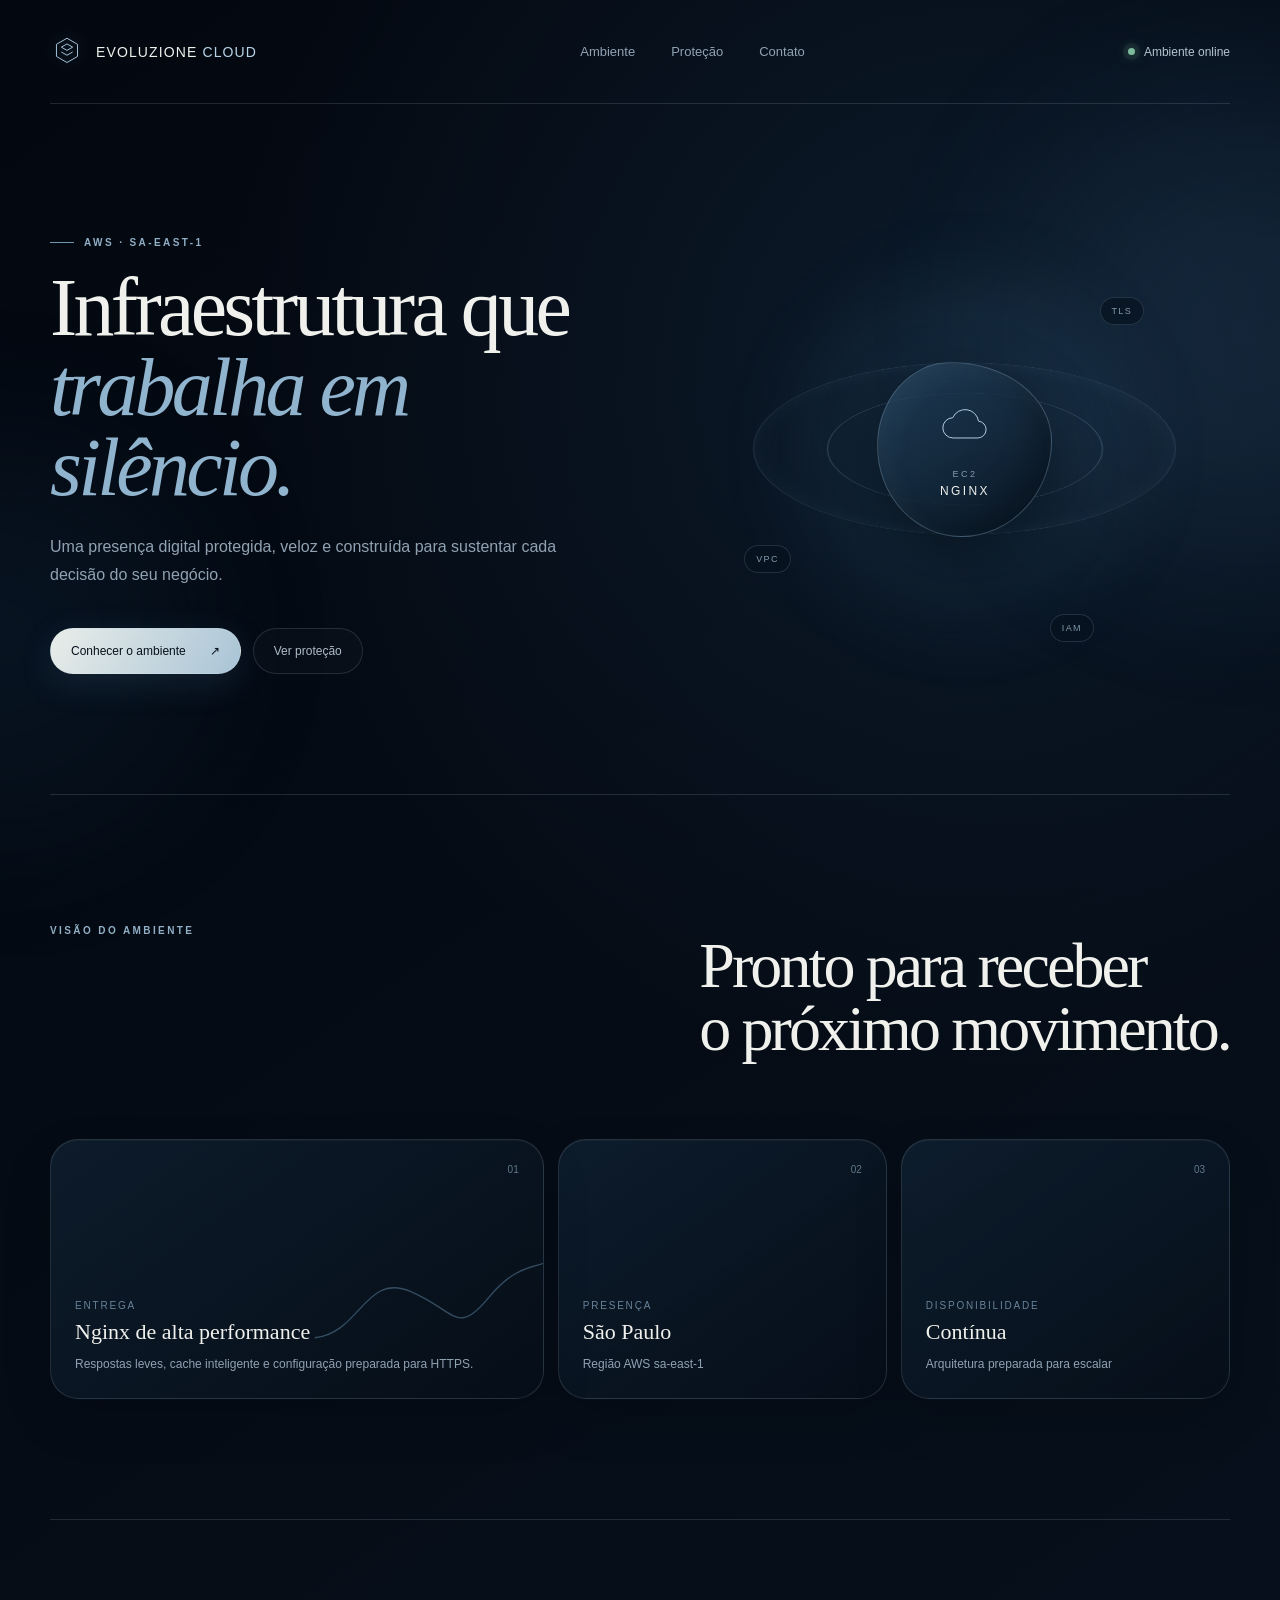
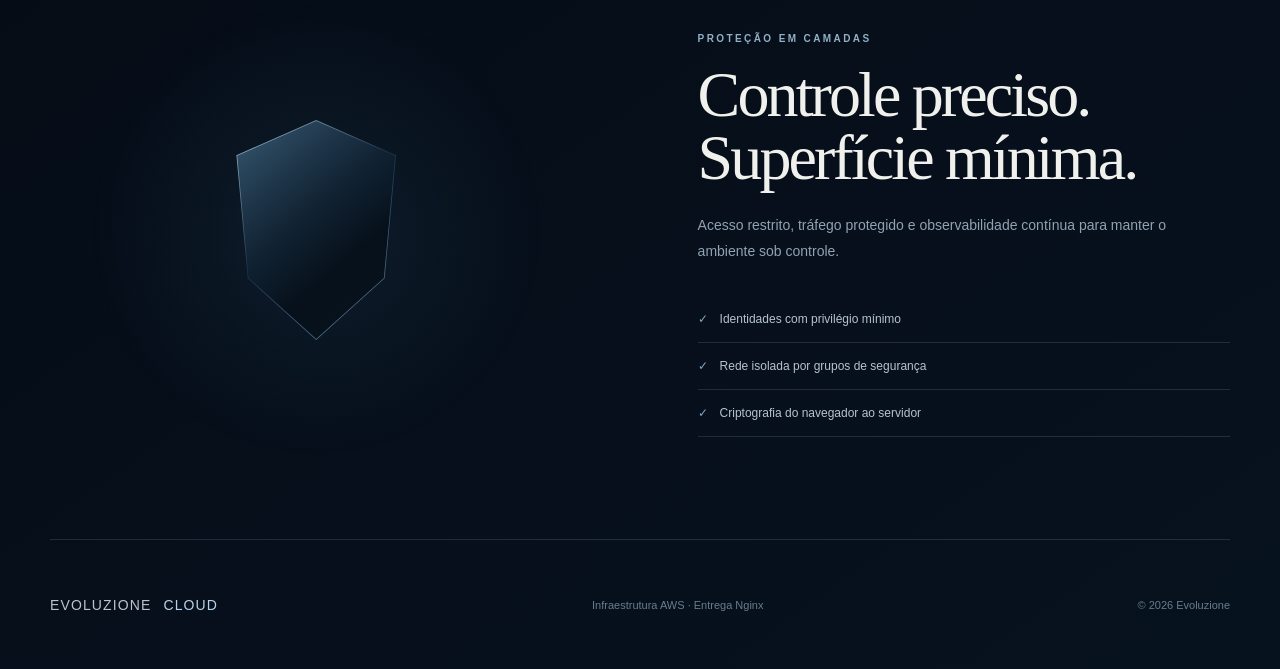
<file: cloud-cyber/nginx/index.html>
<!doctype html>
<html lang="pt-BR">
<head>
  <meta charset="utf-8">
  <meta name="viewport" content="width=device-width, initial-scale=1">
  <meta name="theme-color" content="#07111f">
  <meta name="description" content="Evoluzione Cloud — ambiente AWS protegido e entregue por Nginx.">
  <title>Evoluzione Cloud | AWS</title>
  <link rel="stylesheet" href="styles.css">
</head>
<body>
  <div class="ambient ambient--one" aria-hidden="true"></div>
  <div class="ambient ambient--two" aria-hidden="true"></div>

  <header class="topbar">
    <a class="brand" href="#inicio" aria-label="Evoluzione Cloud — início">
      <svg class="brand__mark" viewBox="0 0 42 42" aria-hidden="true">
        <path d="M8 11.5 21 4l13 7.5v15L21 34 8 26.5z"/>
        <path d="m14 15 7-4 7 4-7 4z"/>
        <path d="m14 21 7 4 7-4"/>
      </svg>
      <span>Evoluzione <strong>Cloud</strong></span>
    </a>

    <nav class="nav" aria-label="Navegação principal">
      <a href="#ambiente">Ambiente</a>
      <a href="#protecao">Proteção</a>
      <a href="#contato">Contato</a>
    </nav>

    <div class="status" role="status">
      <span class="status__pulse"></span>
      Ambiente online
    </div>
  </header>

  <main id="inicio">
    <section class="hero">
      <div class="hero__content">
        <p class="eyebrow"><span>AWS · SA-EAST-1</span></p>
        <h1>Infraestrutura que<br><em>trabalha em silêncio.</em></h1>
        <p class="hero__copy">Uma presença digital protegida, veloz e construída para sustentar cada decisão do seu negócio.</p>
        <div class="hero__actions">
          <a class="button button--primary" href="#ambiente">Conhecer o ambiente <span>↗</span></a>
          <a class="button button--quiet" href="#protecao">Ver proteção</a>
        </div>
      </div>

      <div class="cloud-object" aria-label="Representação visual da infraestrutura em nuvem">
        <div class="cloud-object__halo"></div>
        <div class="cloud-object__ring cloud-object__ring--outer"></div>
        <div class="cloud-object__ring cloud-object__ring--inner"></div>
        <div class="cloud-object__core">
          <svg viewBox="0 0 64 64" aria-hidden="true">
            <path d="M18 45h29a10 10 0 0 0 1-19.95A16 16 0 0 0 17.5 21 12 12 0 0 0 18 45Z"/>
          </svg>
          <span>EC2</span>
          <strong>NGINX</strong>
        </div>
        <span class="orbit orbit--one">TLS</span>
        <span class="orbit orbit--two">VPC</span>
        <span class="orbit orbit--three">IAM</span>
      </div>
    </section>

    <section class="environment" id="ambiente">
      <div class="section-heading">
        <p class="eyebrow">VISÃO DO AMBIENTE</p>
        <h2>Pronto para receber<br>o próximo movimento.</h2>
      </div>

      <div class="specs">
        <article class="spec spec--featured">
          <span class="spec__number">01</span>
          <div>
            <p>Entrega</p>
            <h3>Nginx de alta performance</h3>
            <span>Respostas leves, cache inteligente e configuração preparada para HTTPS.</span>
          </div>
          <svg viewBox="0 0 180 80" aria-hidden="true"><path d="M2 65C35 62 39 17 72 31s34 33 57 5 36-20 49-30"/></svg>
        </article>

        <article class="spec">
          <span class="spec__number">02</span>
          <div>
            <p>Presença</p>
            <h3>São Paulo</h3>
            <span>Região AWS sa-east-1</span>
          </div>
        </article>

        <article class="spec">
          <span class="spec__number">03</span>
          <div>
            <p>Disponibilidade</p>
            <h3>Contínua</h3>
            <span>Arquitetura preparada para escalar</span>
          </div>
        </article>
      </div>
    </section>

    <section class="protection" id="protecao">
      <div class="protection__visual" aria-hidden="true">
        <div class="shield"><span></span></div>
      </div>
      <div class="protection__content">
        <p class="eyebrow">PROTEÇÃO EM CAMADAS</p>
        <h2>Controle preciso.<br>Superfície mínima.</h2>
        <p>Acesso restrito, tráfego protegido e observabilidade contínua para manter o ambiente sob controle.</p>
        <div class="protection__items">
          <span>Identidades com privilégio mínimo</span>
          <span>Rede isolada por grupos de segurança</span>
          <span>Criptografia do navegador ao servidor</span>
        </div>
      </div>
    </section>
  </main>

  <footer id="contato">
    <a class="brand brand--footer" href="#inicio">Evoluzione <strong>Cloud</strong></a>
    <p>Infraestrutura AWS · Entrega Nginx</p>
    <p>© <span id="year"></span> Evoluzione</p>
  </footer>

  <script src="script.js"></script>
</body>
</html>
</file>
<file: cloud-cyber/nginx/styles.css>
:root {
  --midnight: #050c16;
  --navy: #081728;
  --blue: #4f83b6;
  --ice: #b8d3e8;
  --pearl: #f0f1ec;
  --muted: #91a2b2;
  --line: rgba(202, 222, 238, .14);
  --glass: rgba(12, 29, 47, .54);
}

* { box-sizing: border-box; }
html { scroll-behavior: smooth; }
body {
  margin: 0;
  overflow-x: hidden;
  color: var(--pearl);
  background:
    radial-gradient(circle at 75% 15%, rgba(43, 88, 128, .2), transparent 34%),
    linear-gradient(145deg, #030810 0%, var(--midnight) 48%, #07121f 100%);
  font-family: Inter, "Segoe UI", Helvetica, Arial, sans-serif;
  -webkit-font-smoothing: antialiased;
}

a { color: inherit; text-decoration: none; }
.ambient { position: fixed; z-index: -1; border-radius: 50%; filter: blur(90px); opacity: .16; pointer-events: none; }
.ambient--one { width: 28rem; height: 28rem; top: 12%; right: -12rem; background: #477cae; }
.ambient--two { width: 22rem; height: 22rem; bottom: 10%; left: -11rem; background: #234e76; }

.topbar, main, footer { width: min(1180px, calc(100% - 48px)); margin-inline: auto; }
.topbar { height: 104px; display: flex; align-items: center; justify-content: space-between; border-bottom: 1px solid var(--line); }
.brand { display: inline-flex; align-items: center; gap: 12px; font-size: 14px; letter-spacing: .08em; text-transform: uppercase; }
.brand strong { color: var(--ice); font-weight: 500; }
.brand__mark { width: 34px; fill: none; stroke: #a9c7dc; stroke-width: 1.2; filter: drop-shadow(0 0 8px rgba(124, 178, 217, .4)); }
.nav { display: flex; gap: 36px; color: var(--muted); font-size: 13px; }
.nav a { transition: color .35s ease; }
.nav a:hover { color: var(--pearl); }
.status { display: flex; align-items: center; gap: 9px; color: #b5c5cf; font-size: 12px; }
.status__pulse { width: 7px; height: 7px; border-radius: 50%; background: #7dbb9d; box-shadow: 0 0 0 5px rgba(125, 187, 157, .08), 0 0 12px rgba(125, 187, 157, .6); }

.hero { min-height: 690px; display: grid; grid-template-columns: 1.05fr .95fr; align-items: center; gap: 5vw; }
.eyebrow { color: #91afc5; font-size: 10px; font-weight: 600; letter-spacing: .24em; }
.eyebrow span { display: inline-flex; align-items: center; gap: 10px; }
.eyebrow span::before { content: ""; width: 24px; height: 1px; background: #7296b2; }
h1, h2 { margin: 20px 0 24px; font-family: Georgia, "Times New Roman", serif; font-weight: 400; letter-spacing: -.045em; line-height: .98; }
h1 { font-size: clamp(3.5rem, 6.4vw, 6.2rem); }
h1 em { color: #91b4ce; font-weight: 400; }
.hero__copy { max-width: 510px; color: var(--muted); font-size: 16px; line-height: 1.8; }
.hero__actions { display: flex; gap: 12px; margin-top: 38px; }
.button { display: inline-flex; align-items: center; gap: 24px; padding: 15px 20px; border: 1px solid var(--line); border-radius: 99px; font-size: 12px; transition: transform .35s ease, background .35s ease, border-color .35s ease; }
.button:hover { transform: translateY(-2px); border-color: rgba(190, 218, 239, .35); }
.button--primary { color: #07111c; background: linear-gradient(120deg, #e9ede9, #a9c4d6); box-shadow: 0 10px 34px rgba(88, 138, 177, .16); }
.button--quiet { color: #aebdca; background: rgba(255, 255, 255, .02); }

.cloud-object { position: relative; justify-self: center; width: min(40vw, 460px); aspect-ratio: 1; display: grid; place-items: center; }
.cloud-object__halo { position: absolute; inset: 18%; border-radius: 50%; background: rgba(63, 115, 158, .12); filter: blur(26px); box-shadow: 0 0 80px rgba(93, 148, 190, .18); }
.cloud-object__ring { position: absolute; border: 1px solid rgba(160, 199, 227, .16); border-radius: 50%; transform: rotateX(66deg) rotateZ(-12deg); }
.cloud-object__ring--outer { inset: 4%; box-shadow: inset 0 0 30px rgba(111, 162, 198, .08); animation: breathe 8s ease-in-out infinite; }
.cloud-object__ring--inner { inset: 20%; border-color: rgba(185, 216, 236, .24); }
.cloud-object__core { position: relative; width: 175px; aspect-ratio: 1; display: flex; flex-direction: column; align-items: center; justify-content: center; border: 1px solid rgba(192, 219, 238, .23); border-radius: 42% 58% 52% 48% / 48% 45% 55% 52%; background: linear-gradient(145deg, rgba(37, 69, 96, .72), rgba(8, 21, 35, .88)); box-shadow: inset 12px 10px 24px rgba(184, 218, 240, .05), inset -15px -15px 30px rgba(0,0,0,.24), 0 28px 70px rgba(0,0,0,.32); animation: float 7s ease-in-out infinite; }
.cloud-object__core svg { width: 54px; fill: none; stroke: #b5d1e4; stroke-width: 1.15; }
.cloud-object__core span { margin-top: 15px; color: #829eb3; font-size: 9px; letter-spacing: .28em; }
.cloud-object__core strong { margin-top: 5px; font-size: 12px; letter-spacing: .2em; font-weight: 500; }
.orbit { position: absolute; padding: 8px 11px; border: 1px solid var(--line); border-radius: 99px; color: #839bad; background: rgba(7, 18, 31, .72); backdrop-filter: blur(10px); font-size: 9px; letter-spacing: .15em; }
.orbit--one { top: 17%; right: 11%; }.orbit--two { bottom: 23%; left: 2%; }.orbit--three { bottom: 8%; right: 22%; }

.environment { padding: 120px 0; border-top: 1px solid var(--line); }
.section-heading { display: flex; justify-content: space-between; align-items: flex-start; }
.section-heading h2, .protection h2 { font-size: clamp(2.6rem, 5vw, 4.6rem); }
.specs { display: grid; grid-template-columns: 1.5fr 1fr 1fr; gap: 14px; margin-top: 55px; }
.spec { min-height: 260px; padding: 24px; display: flex; flex-direction: column; justify-content: space-between; border: 1px solid var(--line); border-radius: 28px; background: linear-gradient(145deg, rgba(23, 46, 67, .48), rgba(6, 15, 25, .6)); box-shadow: inset 0 1px rgba(255,255,255,.035), 0 20px 50px rgba(0,0,0,.14); }
.spec--featured { position: relative; overflow: hidden; }
.spec__number { align-self: flex-end; color: #60788a; font-size: 10px; }
.spec p { margin: 0 0 8px; color: #698399; font-size: 10px; letter-spacing: .18em; text-transform: uppercase; }
.spec h3 { margin: 0 0 9px; font-family: Georgia, serif; font-size: 22px; font-weight: 400; }
.spec div > span { color: var(--muted); font-size: 12px; line-height: 1.6; }
.spec svg { position: absolute; top: 42%; right: -15px; width: 50%; fill: none; stroke: rgba(137, 187, 220, .35); stroke-width: 1; }

.protection { min-height: 620px; display: grid; grid-template-columns: 1fr 1fr; align-items: center; gap: 9vw; border-top: 1px solid var(--line); }
.protection__visual { display: grid; place-items: center; min-height: 450px; border-radius: 42% 58% 45% 55%; background: radial-gradient(circle, rgba(62, 105, 139, .17), transparent 65%); }
.shield { width: 190px; height: 220px; padding: 1px; clip-path: polygon(50% 0, 92% 16%, 86% 72%, 50% 100%, 14% 72%, 8% 16%); background: linear-gradient(140deg, #b6d0e0, #17344c 46%, #7599b3); filter: drop-shadow(0 30px 35px rgba(0,0,0,.38)); }
.shield span { display: block; width: 100%; height: 100%; clip-path: inherit; background: linear-gradient(140deg, rgba(42, 78, 106, .85), rgba(5, 14, 24, .97) 65%); }
.protection__content > p:not(.eyebrow) { max-width: 500px; color: var(--muted); font-size: 14px; line-height: 1.8; }
.protection__items { display: grid; gap: 0; margin-top: 32px; }
.protection__items span { padding: 16px 0; border-bottom: 1px solid var(--line); color: #b6c3cc; font-size: 12px; }
.protection__items span::before { content: "✓"; margin-right: 12px; color: #80a9c7; }

footer { min-height: 130px; display: flex; align-items: center; justify-content: space-between; border-top: 1px solid var(--line); color: #677c8d; font-size: 11px; }
.brand--footer { color: #b9c5cd; }

@keyframes float { 50% { transform: translateY(-8px) rotate(1deg); } }
@keyframes breathe { 50% { transform: rotateX(66deg) rotateZ(-5deg) scale(1.035); opacity: .7; } }
@media (prefers-reduced-motion: reduce) { *, *::before, *::after { scroll-behavior: auto !important; animation: none !important; transition: none !important; } }

@media (max-width: 800px) {
  .topbar, main, footer { width: min(100% - 32px, 680px); }
  .topbar { height: 82px; }.nav { display: none; }.status { font-size: 0; }
  .hero { min-height: auto; padding: 88px 0 70px; grid-template-columns: 1fr; }
  h1 { font-size: clamp(3.2rem, 14vw, 5.5rem); }
  .cloud-object { width: min(92vw, 430px); margin-top: 25px; }
  .section-heading { display: block; }.specs { grid-template-columns: 1fr; }.spec { min-height: 210px; }
  .protection { padding: 80px 0; grid-template-columns: 1fr; gap: 30px; }.protection__visual { min-height: 300px; }.shield { transform: scale(.78); }
  footer { padding: 35px 0; flex-wrap: wrap; gap: 16px; } footer p { margin: 0; }
}

@media (max-width: 480px) {
  .hero__actions { align-items: stretch; flex-direction: column; }.button { justify-content: center; }
  .cloud-object__core { width: 145px; }.orbit--one { right: 3%; }.orbit--two { left: 0; }
  footer { align-items: flex-start; flex-direction: column; }
}
</file>
